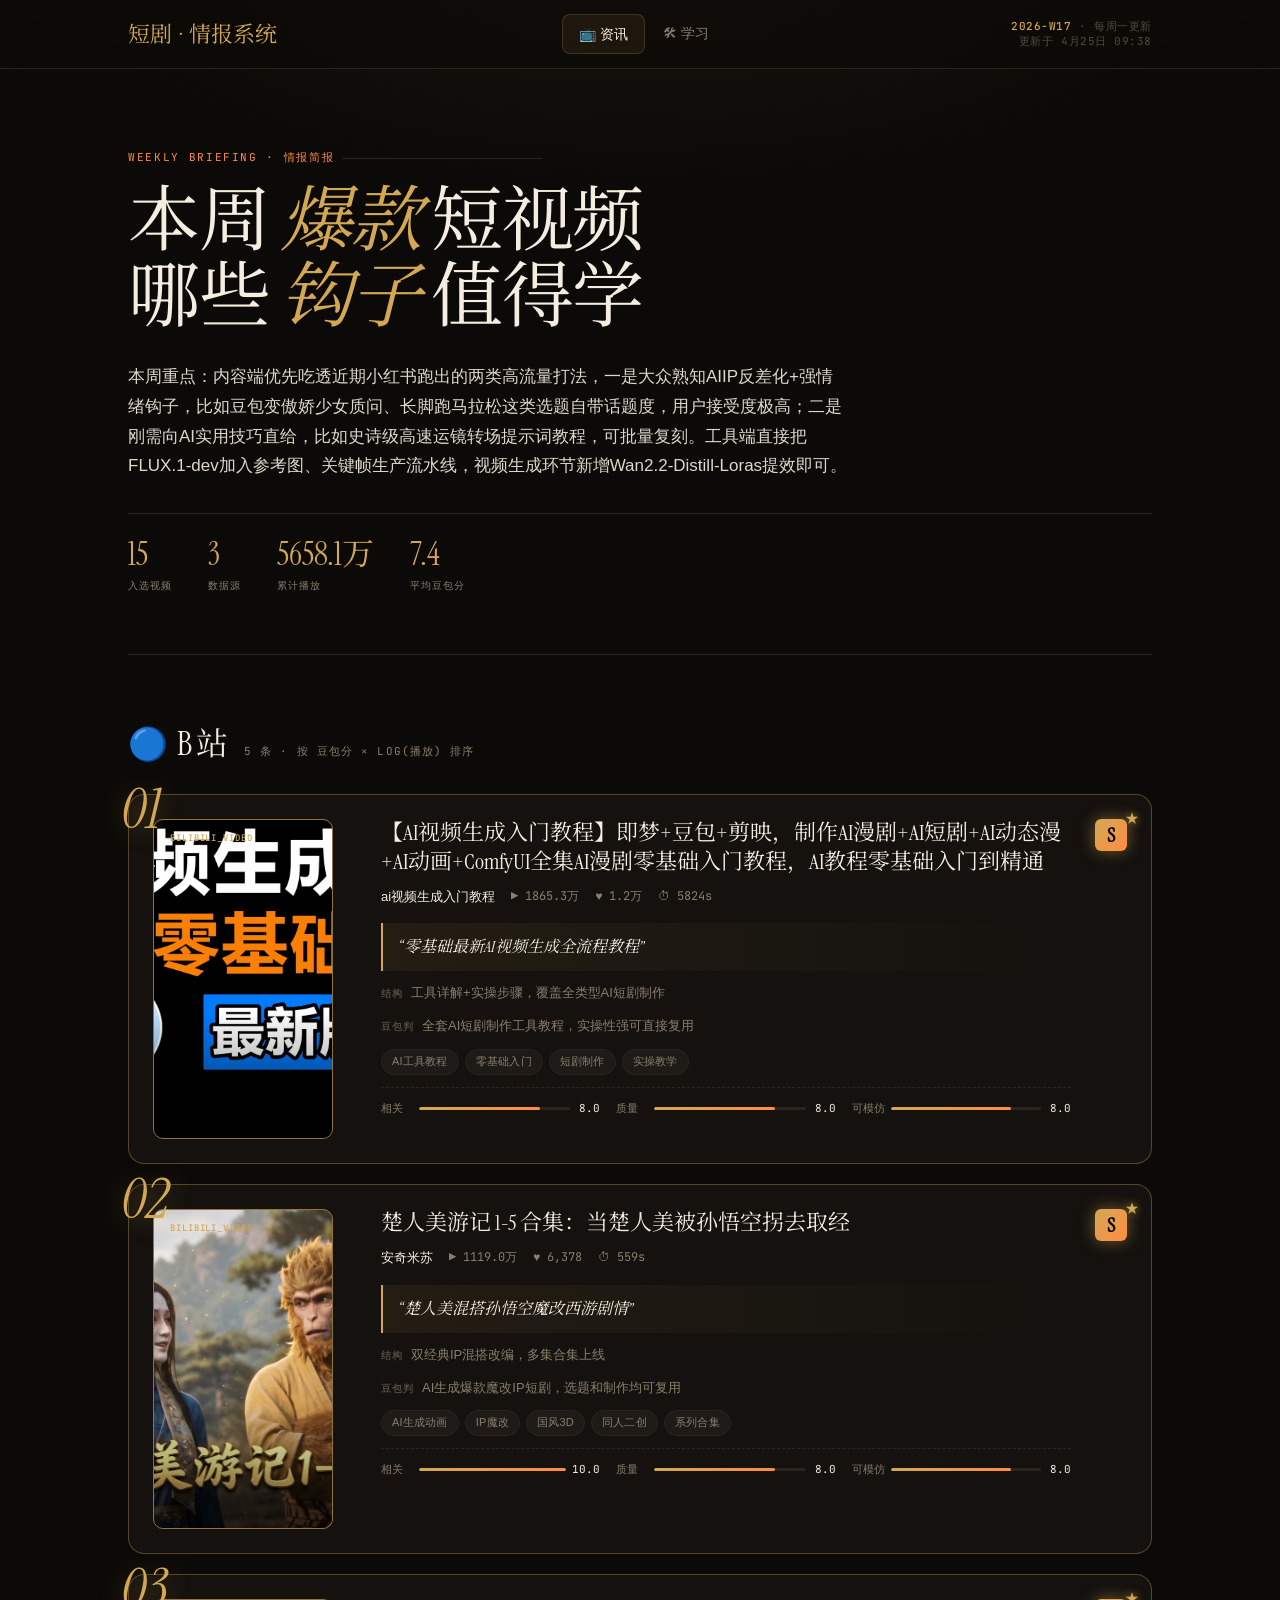
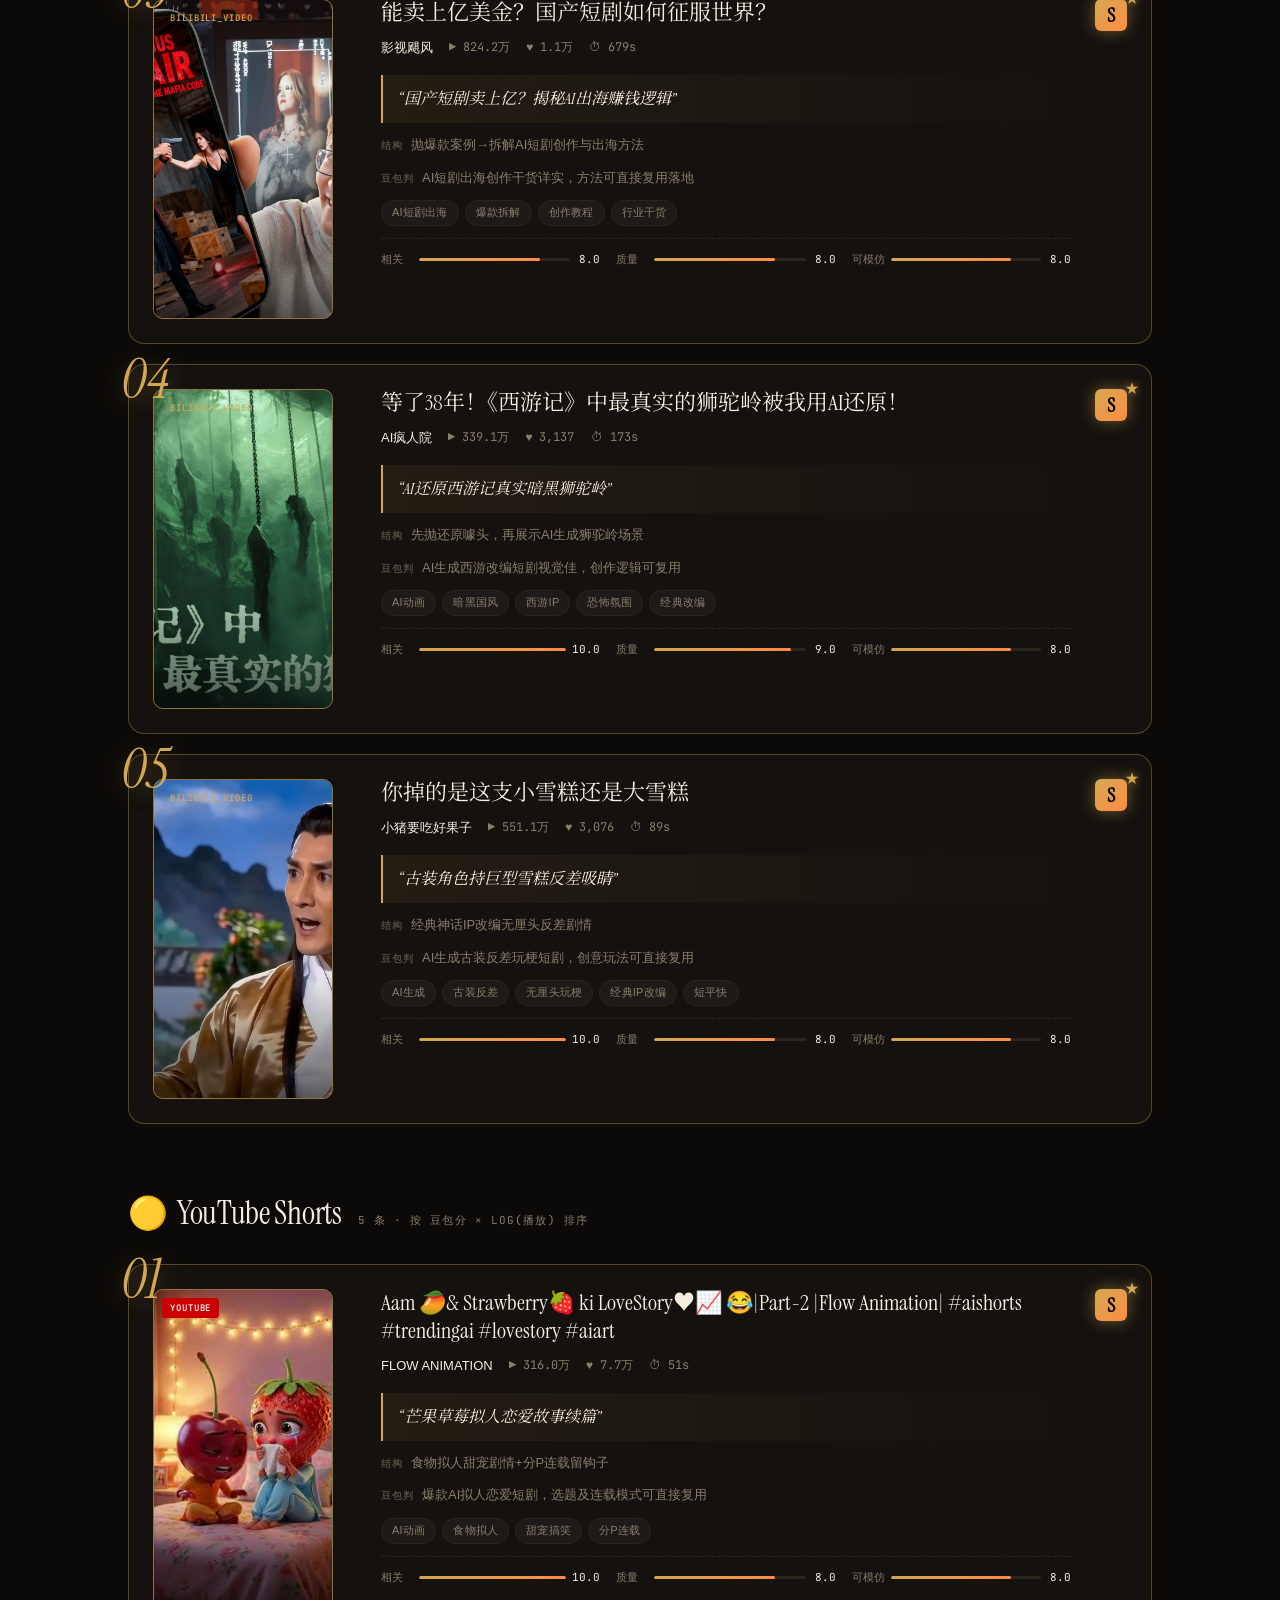
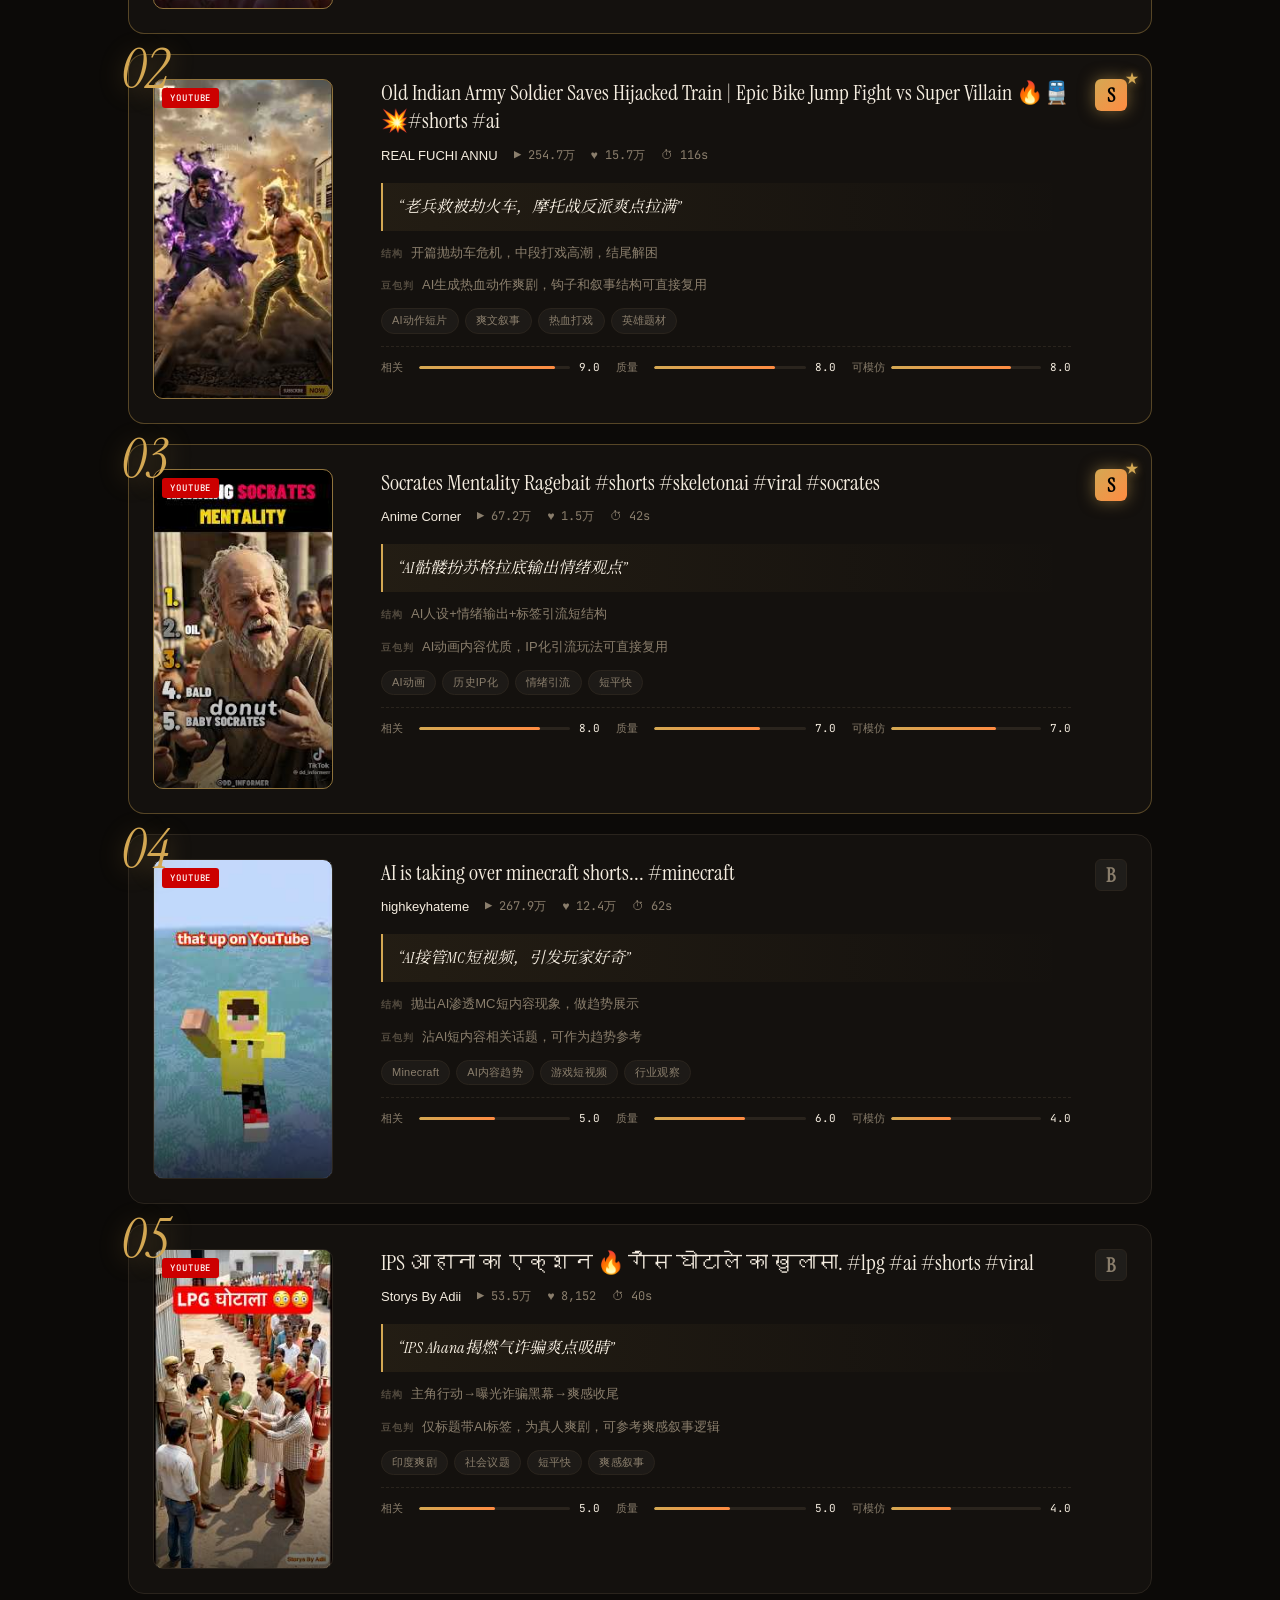
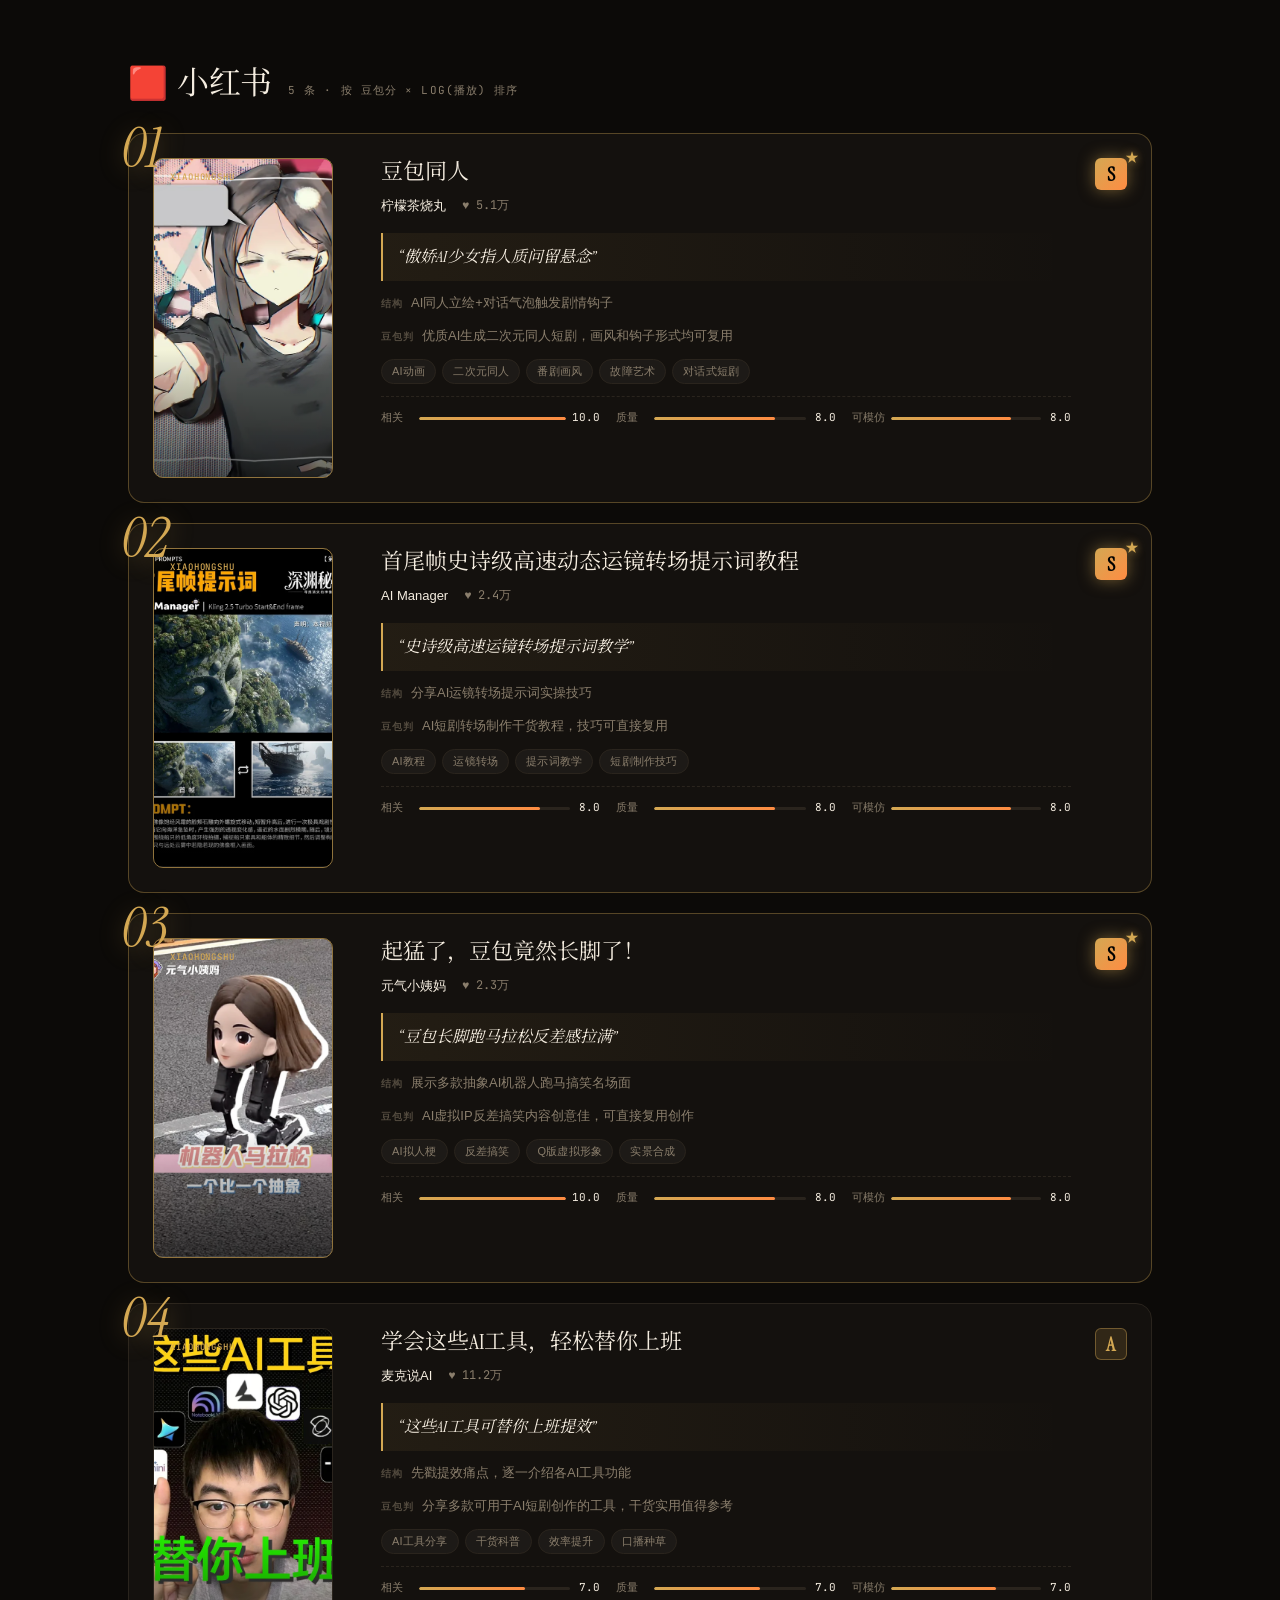
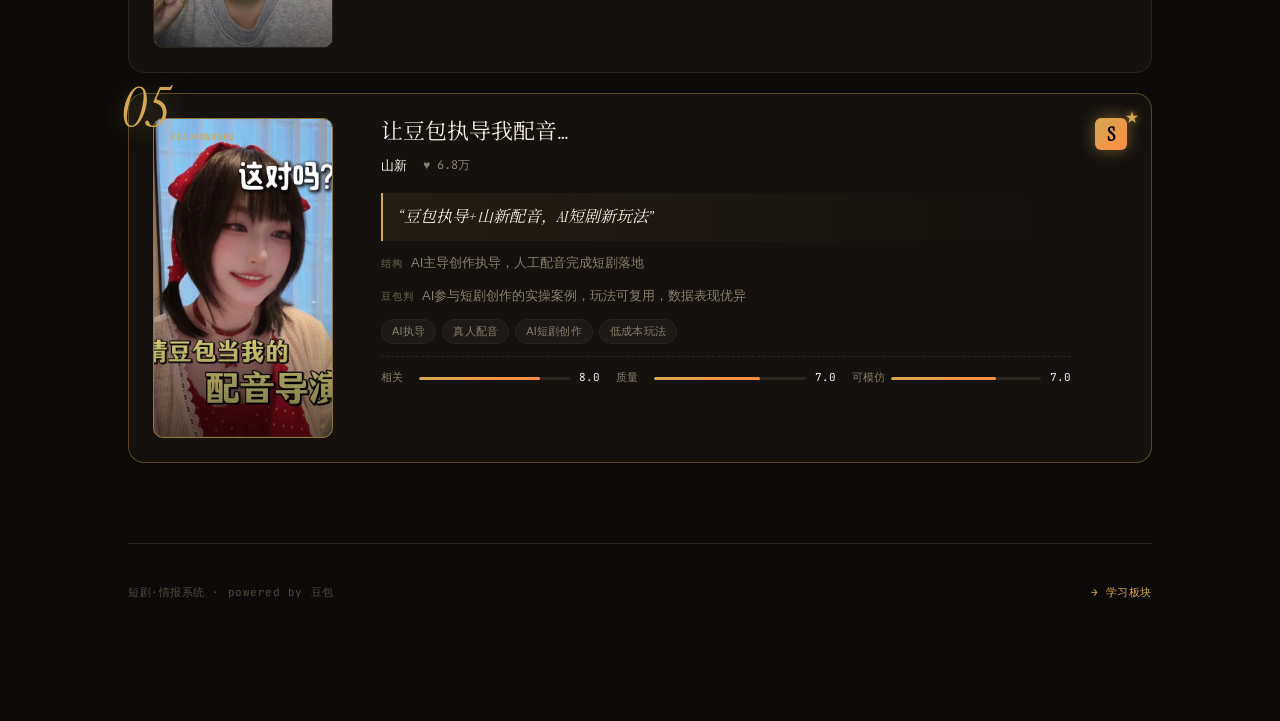
<file: index.html>
<!DOCTYPE html>
<html lang="zh-CN">
<head>
  <meta charset="UTF-8" />
  <meta name="viewport" content="width=device-width, initial-scale=1.0" />
  <meta name="referrer" content="no-referrer" />
  <title>资讯 · AI 短剧情报</title>
  <meta name="description" content="每周精选 AI 短视频爆款，豆包拆解钩子/节奏/风格" />
  <link rel="stylesheet" href="app.css" />
</head>
<body>
  <nav class="nav">
    <div class="nav-inner">
      <a href="index.html" class="brand">短剧<em>·</em>情报系统</a>
      <div class="nav-tabs">
        <a href="index.html" class="active">📺 资讯</a>
        <a href="tools.html">🛠 学习</a>
      </div>
      <div class="nav-meta">
        <div><b id="nav-week">——</b> · 每周一更新</div>
        <div id="nav-updated"></div>
      </div>
    </div>
  </nav>

  <main class="wrap">
    <section class="hero">
      <div class="hero-label">Weekly Briefing · 情报简报</div>
      <h1>本周 <em>爆款</em> 短视频<br />哪些 <em>钩子</em> 值得学</h1>
      <p class="hero-summary" id="summary">加载中…</p>
      <div class="hero-stats" id="hero-stats"></div>
    </section>

    <section id="platforms"><div class="loading">loading…</div></section>

    <footer class="footer">
      <div>短剧·情报系统 · powered by 豆包</div>
      <div><a href="tools.html">→ 学习板块</a></div>
    </footer>
  </main>

  <script src="app.js"></script>
  <script>
    function renderVideo(v, i) {
      const plat = esc(v.platform || "");
      const cover = v.cover_url
        ? `<a href="${esc(v.url)}" target="_blank" rel="noopener"><div class="cover" style="background-image:url('${esc(v.cover_url)}')"><span class="cover-badge ${plat}">${plat.replace("_shorts","")}</span></div></a>`
        : `<div class="cover"><span class="cover-badge ${plat}">${plat.replace("_shorts","")}</span></div>`;
      const tags = (v.style_tags || []).map(t => `<span class="chip">${esc(t)}</span>`).join("");
      const verdict = (v.verdict || "B").toUpperCase();
      const rel = Number(v.relevance || 0);
      const qual = Number(v.quality || 0);
      const act = Number(v.actionable || 0);
      const dims = `
        <div class="dims">
          <div class="dim"><div class="dim-l">相关</div><div class="dim-bar"><span style="width:${rel*10}%"></span></div><div class="dim-v">${rel.toFixed(1)}</div></div>
          <div class="dim"><div class="dim-l">质量</div><div class="dim-bar"><span style="width:${qual*10}%"></span></div><div class="dim-v">${qual.toFixed(1)}</div></div>
          <div class="dim"><div class="dim-l">可模仿</div><div class="dim-bar"><span style="width:${act*10}%"></span></div><div class="dim-v">${act.toFixed(1)}</div></div>
        </div>`;
      return `<article class="vcard reveal verdict-${verdict}">
        <div class="num">${String(i+1).padStart(2, "0")}</div>
        ${cover}
        <div class="vcard-body">
          <h3 class="vcard-title"><a href="${esc(v.url)}" target="_blank" rel="noopener">${esc(v.title || "(无标题)")}</a></h3>
          <div class="vcard-meta">
            <span class="author">${esc(v.author || "?")}</span>
            ${(v.plays || 0) > 0 ? `<span class="num-mono">▶ ${fmtNumber(v.plays)}</span>` : ""}
            ${(v.likes || 0) > 0 ? `<span class="num-mono">♥ ${fmtNumber(v.likes)}</span>` : ""}
            ${v.duration_sec ? `<span class="num-mono">⏱ ${v.duration_sec}s</span>` : ""}
          </div>
          ${v.hook ? `<div class="vcard-hook">&ldquo;${esc(v.hook)}&rdquo;</div>` : ""}
          ${v.structure ? `<div class="vcard-structure"><b>结构</b>${esc(v.structure)}</div>` : ""}
          ${v.reason ? `<div class="vcard-structure"><b>豆包判</b>${esc(v.reason)}</div>` : ""}
          ${tags ? `<div class="vcard-tags">${tags}</div>` : ""}
          ${dims}
        </div>
        <div class="verdict-badge verdict-${verdict}-badge">${verdict}</div>
      </article>`;
    }

    const PLATFORM_LABEL = {
      douyin: { name: "抖音", emoji: "🔴", order: 1 },
      bilibili_video: { name: "B 站", emoji: "🔵", order: 2 },
      youtube_shorts: { name: "YouTube Shorts", emoji: "🟡", order: 3 },
      tiktok: { name: "TikTok", emoji: "⚫", order: 4 },
      xiaohongshu: { name: "小红书", emoji: "🟥", order: 5 },
      kuaishou: { name: "快手", emoji: "🟠", order: 6 },
    };

    function groupByPlatform(videos) {
      const buckets = {};
      for (const v of videos) {
        const p = v.platform || "other";
        if (!buckets[p]) buckets[p] = [];
        buckets[p].push(v);
      }
      return Object.entries(buckets)
        .map(([p, items]) => ({
          platform: p,
          meta: PLATFORM_LABEL[p] || { name: p, emoji: "📺", order: 99 },
          items: items.slice().sort((a, b) => {
            const sa = (a.score || 0) * Math.log10(Math.max(10, a.plays || 10));
            const sb = (b.score || 0) * Math.log10(Math.max(10, b.plays || 10));
            return sb - sa;
          }),
        }))
        .sort((a, b) => a.meta.order - b.meta.order);
    }

    async function init() {
      try {
        const d = await loadData();
        setupNav(d.week, `更新于 ${fmtDate(d.generated_at)}`);
        const videos = d.videos || [];
        document.getElementById("summary").textContent = d.summary || "本周数据待生成。";

        const totalPlays = videos.reduce((s, v) => s + (v.plays || 0), 0);
        const avgScore = videos.length ? (videos.reduce((s, v) => s + (v.score || 0), 0) / videos.length) : 0;
        const platformCount = new Set(videos.map(v => v.platform)).size;
        document.getElementById("hero-stats").innerHTML = `
          <div class="hero-stat"><div class="hero-stat-n">${videos.length}</div><div class="hero-stat-l">入选视频</div></div>
          <div class="hero-stat"><div class="hero-stat-n">${platformCount}</div><div class="hero-stat-l">数据源</div></div>
          <div class="hero-stat"><div class="hero-stat-n">${fmtNumber(totalPlays)}</div><div class="hero-stat-l">累计播放</div></div>
          <div class="hero-stat"><div class="hero-stat-n">${avgScore.toFixed(1)}</div><div class="hero-stat-l">平均豆包分</div></div>
        `;

        const groups = groupByPlatform(videos);
        const html = groups.length
          ? groups.map(g => `
            <div class="stage-group">
              <div class="section-head">
                <h2>${g.meta.emoji}&nbsp; ${esc(g.meta.name)}</h2>
                <span class="tag">${g.items.length} 条 · 按 豆包分 × log(播放) 排序</span>
              </div>
              <div class="vlist">${g.items.map((v, i) => renderVideo(v, i)).join("")}</div>
            </div>`).join("")
          : `<div class="empty">本周尚无视频数据</div>`;
        document.getElementById("platforms").innerHTML = html;
        observeReveal();
      } catch (e) {
        document.getElementById("summary").innerHTML =
          `<span class="error">数据加载失败：${esc(e.message)}。首次数据将在周一 08:00 生成。</span>`;
        document.getElementById("platforms").innerHTML = "";
      }
    }
    init();
  </script>
</body>
</html>
</file>
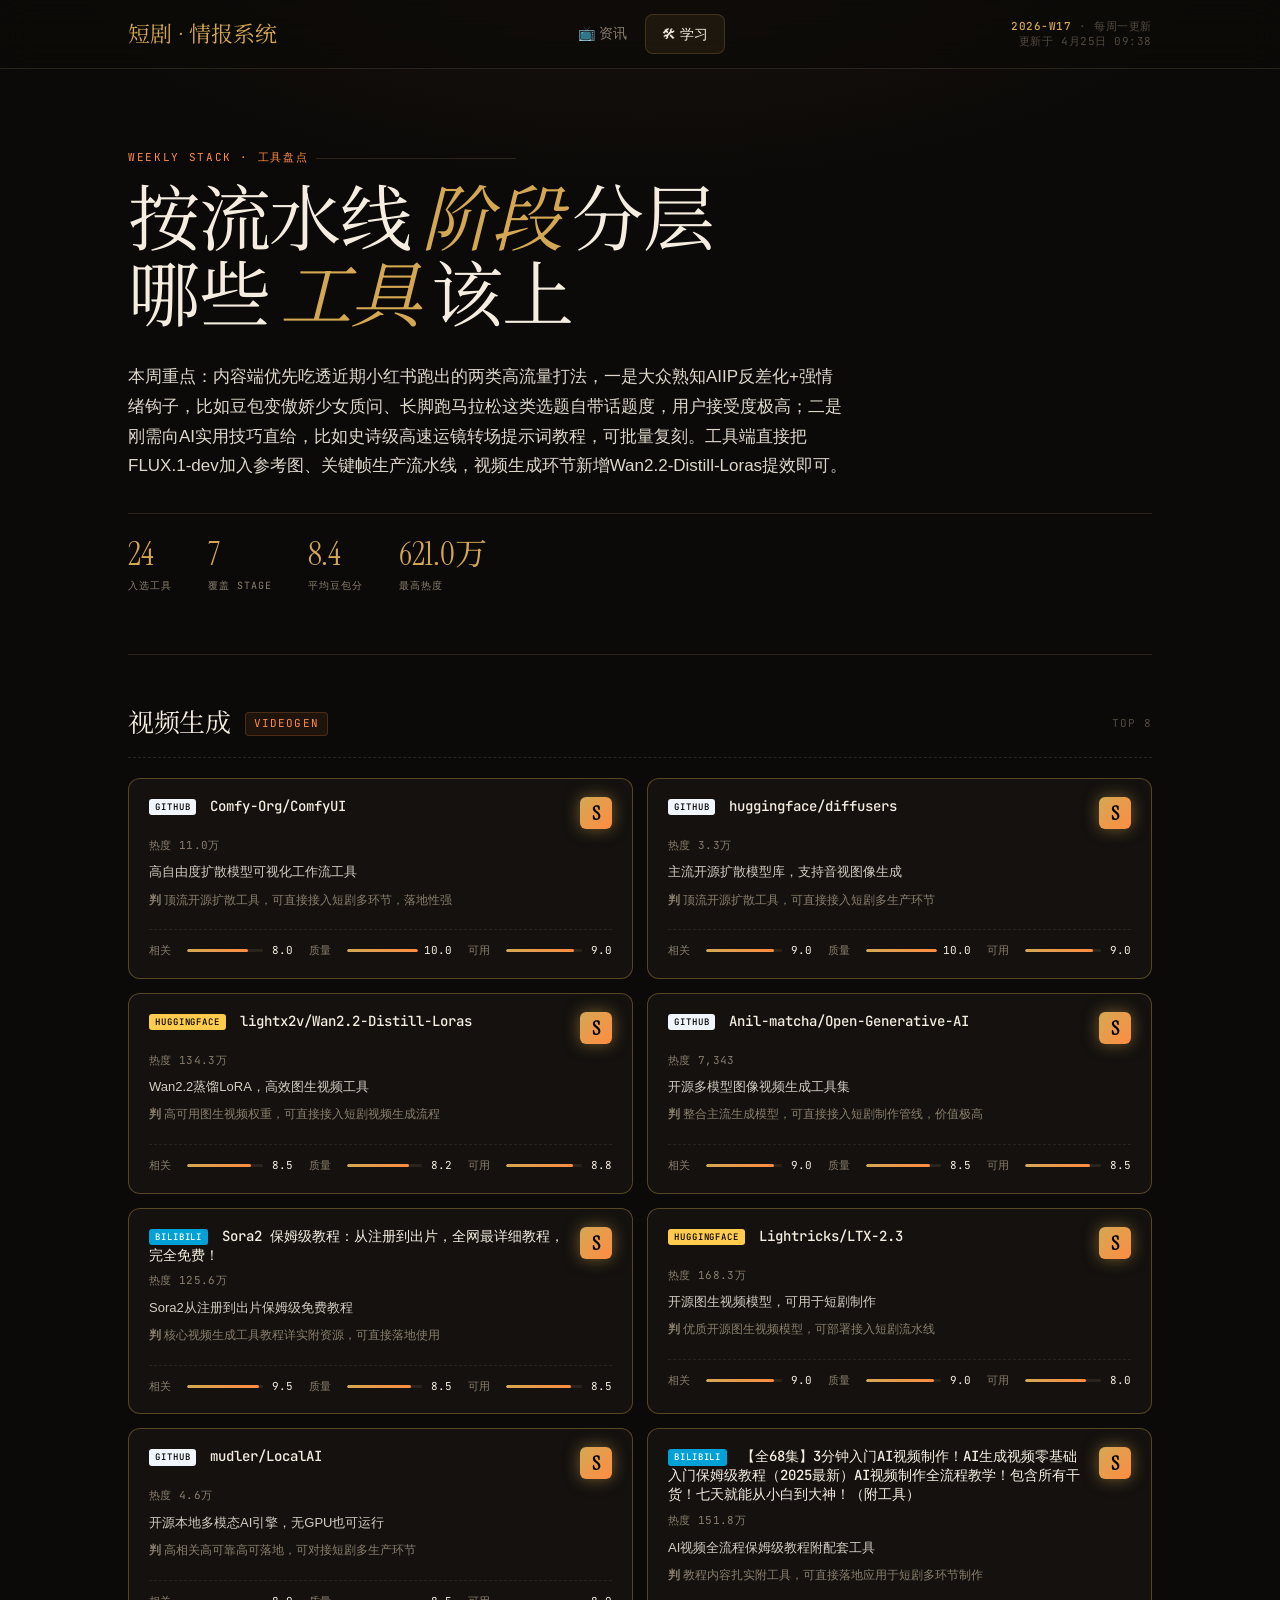
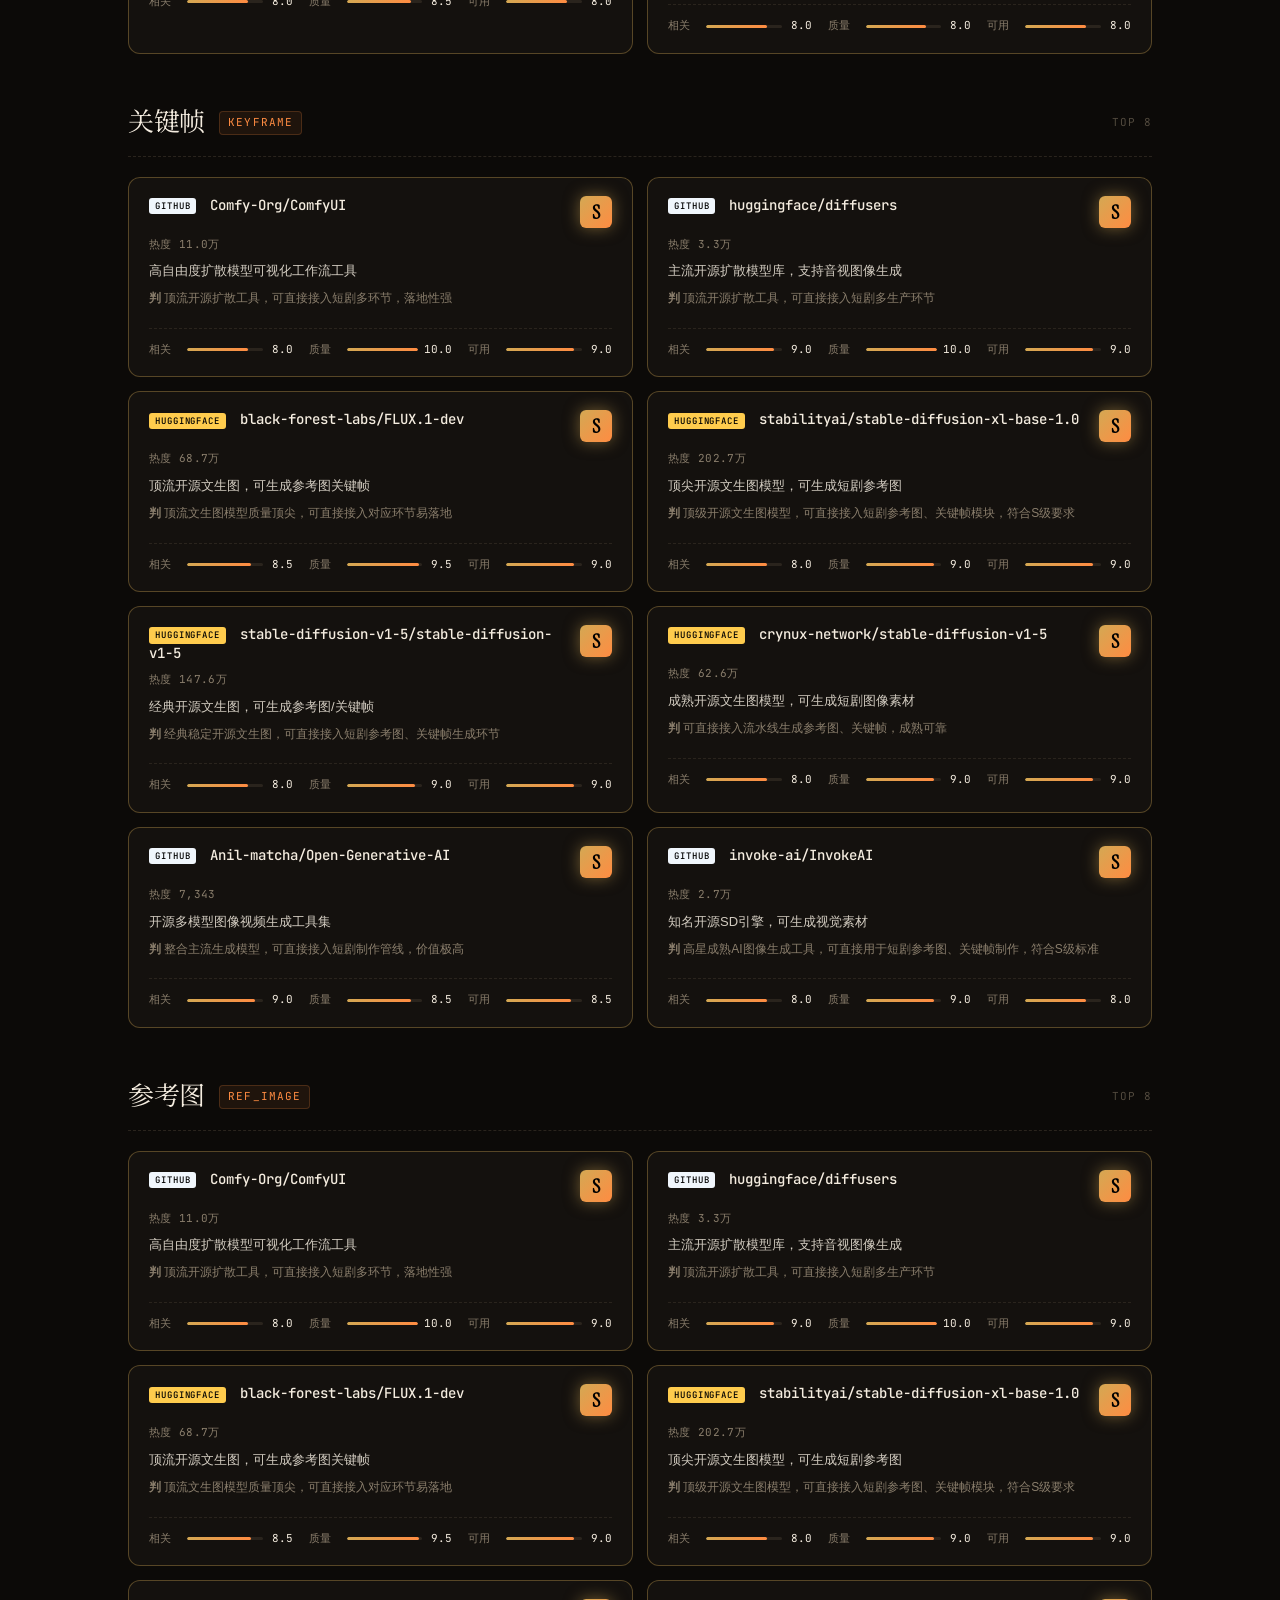
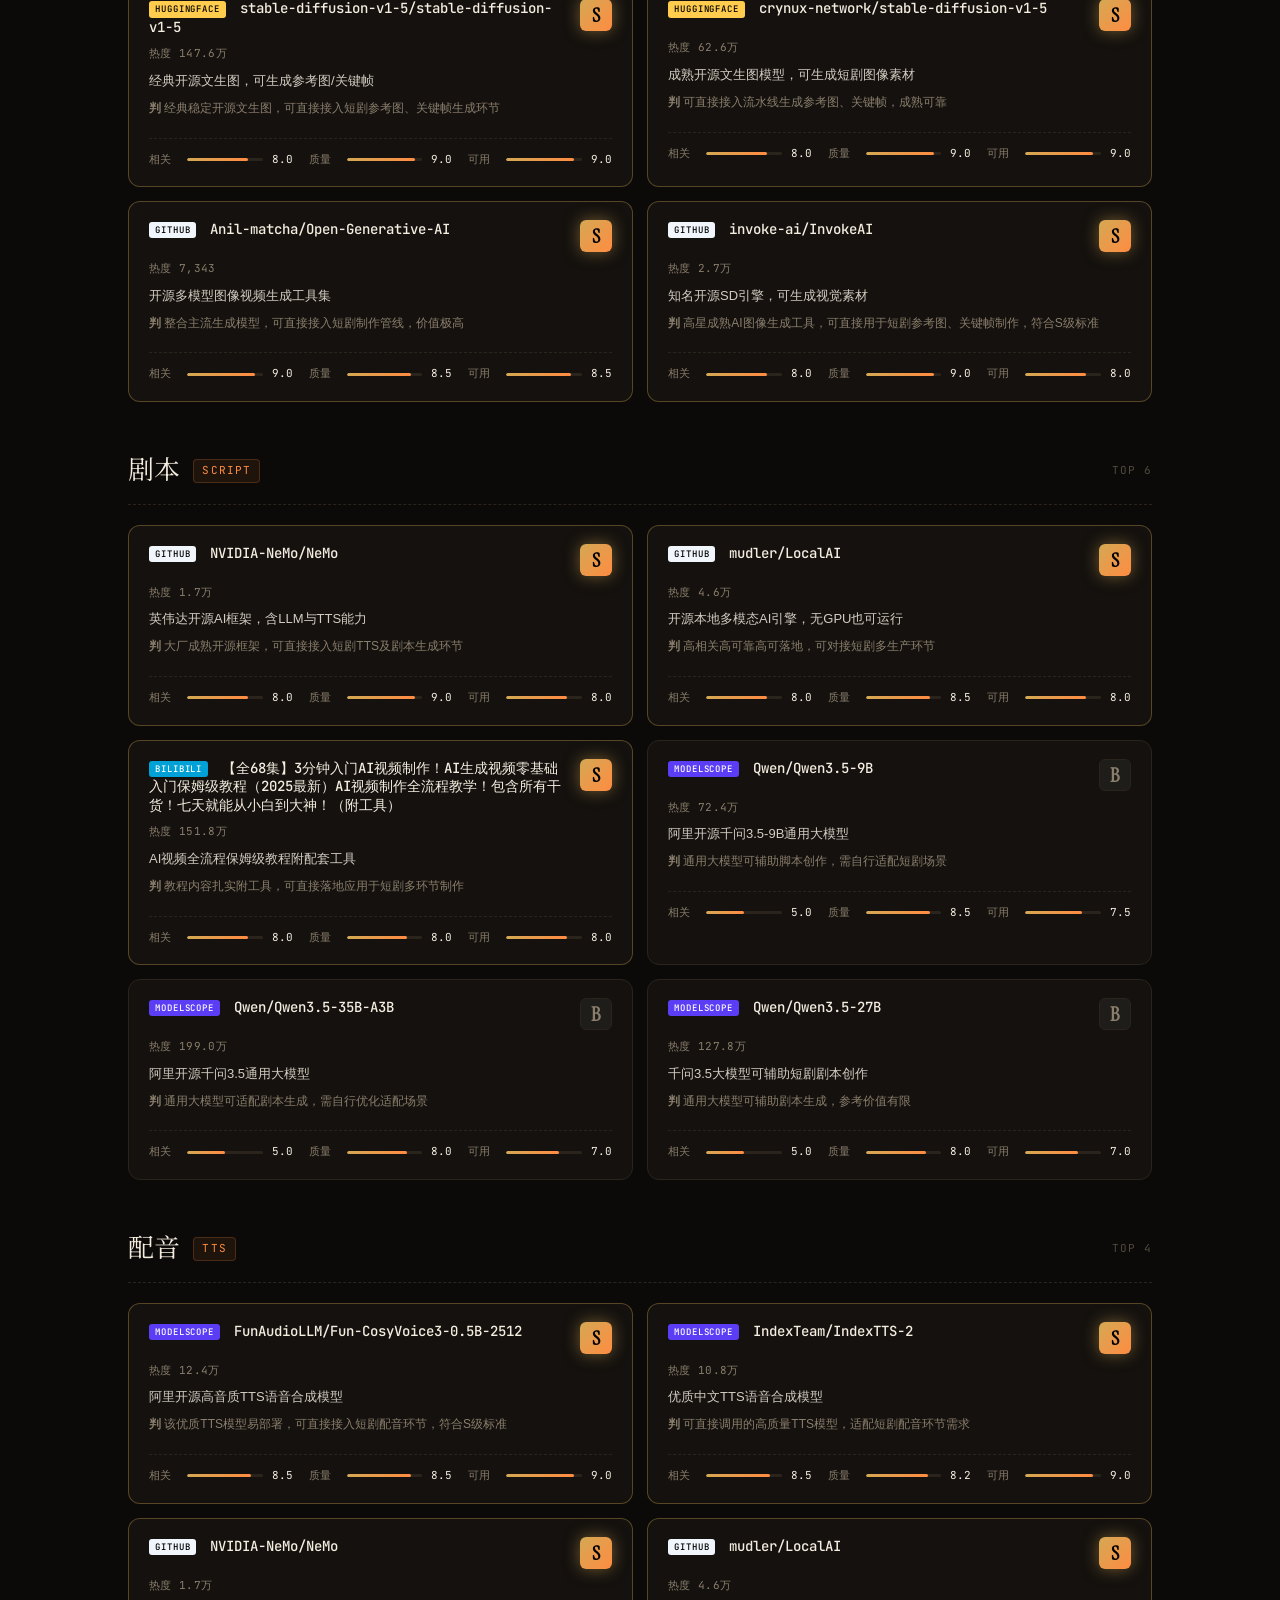
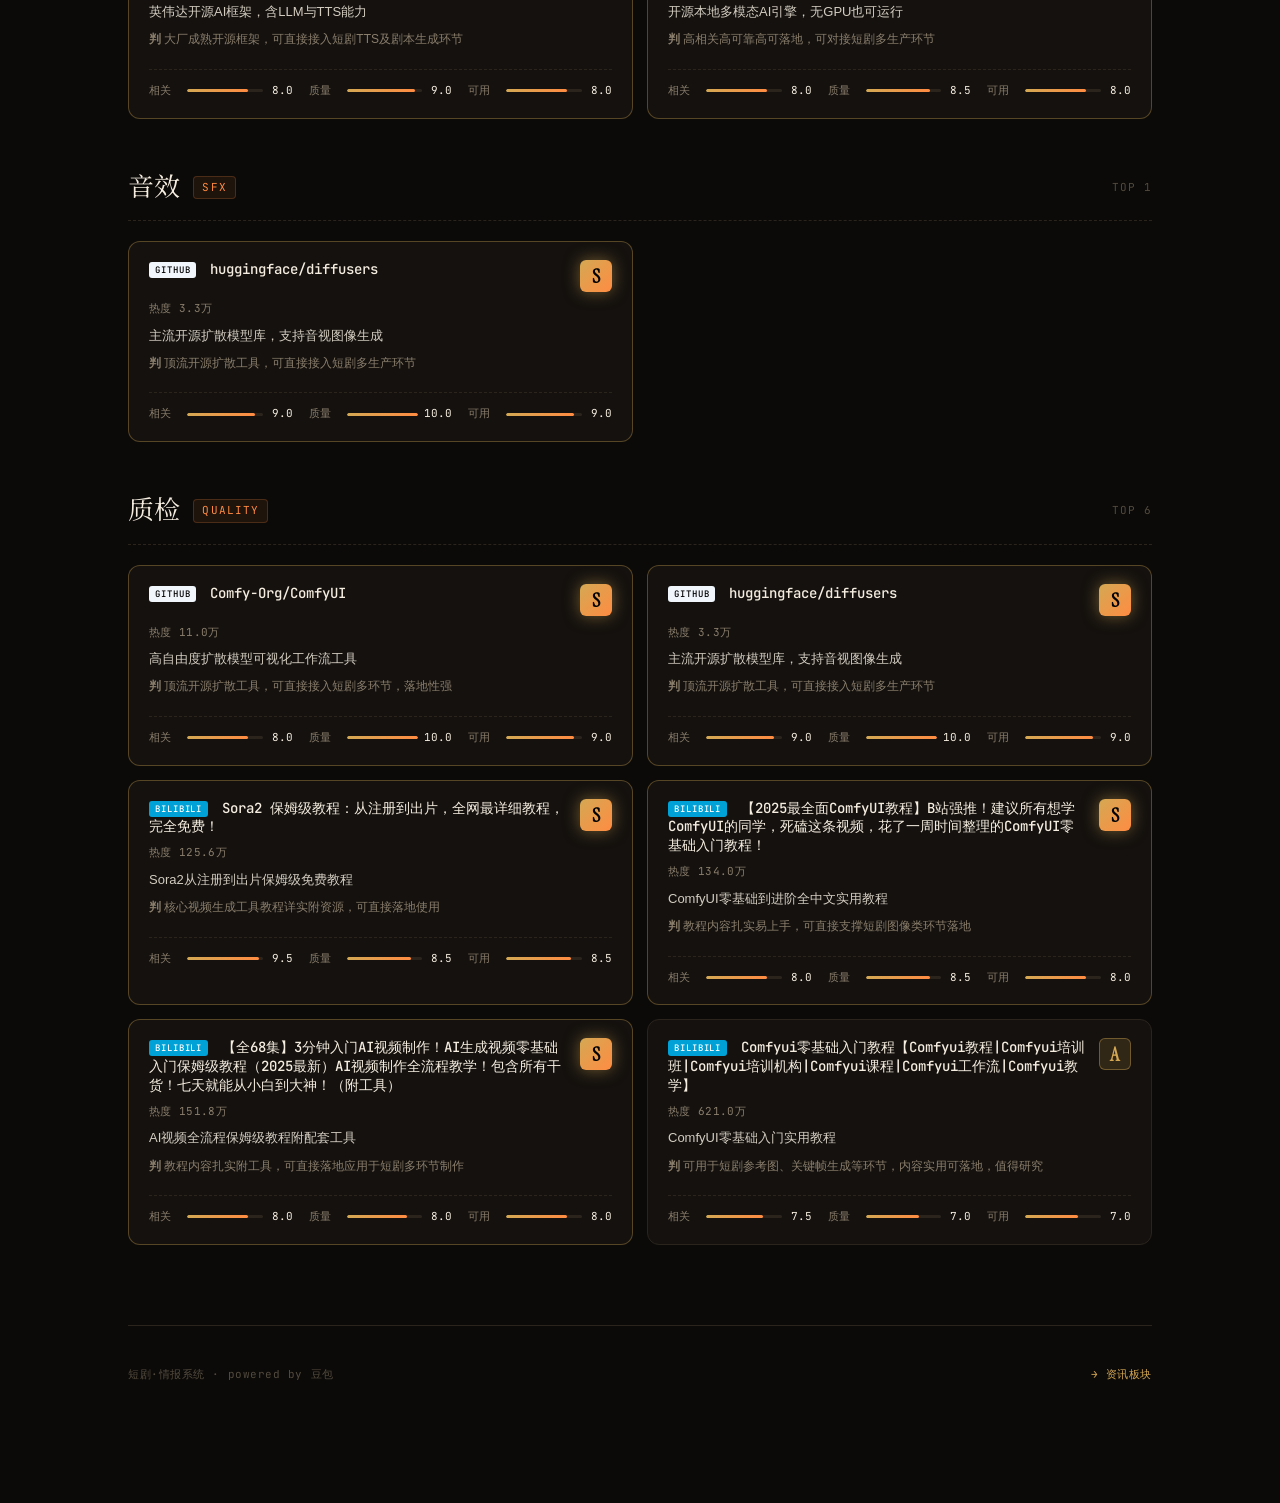
<file: tools.html>
<!DOCTYPE html>
<html lang="zh-CN">
<head>
  <meta charset="UTF-8" />
  <meta name="viewport" content="width=device-width, initial-scale=1.0" />
  <meta name="referrer" content="no-referrer" />
  <title>学习 · AI 工具资源库</title>
  <meta name="description" content="按流水线 stage 分组的 AI 工具 / 模型 / 教程" />
  <link rel="stylesheet" href="app.css" />
</head>
<body>
  <nav class="nav">
    <div class="nav-inner">
      <a href="index.html" class="brand">短剧<em>·</em>情报系统</a>
      <div class="nav-tabs">
        <a href="index.html">📺 资讯</a>
        <a href="tools.html" class="active">🛠 学习</a>
      </div>
      <div class="nav-meta">
        <div><b id="nav-week">——</b> · 每周一更新</div>
        <div id="nav-updated"></div>
      </div>
    </div>
  </nav>

  <main class="wrap">
    <section class="hero">
      <div class="hero-label">Weekly Stack · 工具盘点</div>
      <h1>按流水线 <em>阶段</em> 分层<br />哪些 <em>工具</em> 该上</h1>
      <p class="hero-summary" id="summary">加载中…</p>
      <div class="hero-stats" id="hero-stats"></div>
    </section>

    <section id="stages"><div class="loading">loading…</div></section>

    <section id="misc-section" style="display:none;">
      <div class="section-head">
        <h2>未分类</h2>
        <span class="tag">No stage matched</span>
      </div>
      <div id="misc" class="tlist"></div>
    </section>

    <footer class="footer">
      <div>短剧·情报系统 · powered by 豆包</div>
      <div><a href="index.html">→ 资讯板块</a></div>
    </footer>
  </main>

  <script src="app.js"></script>
  <script>
    function renderTool(t) {
      const src = esc(t.source || "");
      const verdict = (t.verdict || "B").toUpperCase();
      const rel = Number(t.relevance || 0);
      const qual = Number(t.quality || 0);
      const act = Number(t.actionable || 0);
      const dims = `
        <div class="dims">
          <div class="dim"><div class="dim-l">相关</div><div class="dim-bar"><span style="width:${rel*10}%"></span></div><div class="dim-v">${rel.toFixed(1)}</div></div>
          <div class="dim"><div class="dim-l">质量</div><div class="dim-bar"><span style="width:${qual*10}%"></span></div><div class="dim-v">${qual.toFixed(1)}</div></div>
          <div class="dim"><div class="dim-l">可用</div><div class="dim-bar"><span style="width:${act*10}%"></span></div><div class="dim-v">${act.toFixed(1)}</div></div>
        </div>`;
      return `<article class="tcard reveal verdict-${verdict}">
        <div class="tcard-head">
          <div class="tcard-title">
            <span class="tcard-source ${src}">${src === "youtube_shorts" ? "youtube" : src}</span>
            <a href="${esc(t.url)}" target="_blank" rel="noopener">${esc(t.name || "?")}</a>
          </div>
          <div class="verdict-badge verdict-${verdict}-badge">${verdict}</div>
        </div>
        <div class="tcard-meta">热度 ${fmtNumber(t.metric)}</div>
        ${t.summary ? `<div class="tcard-summary">${esc(t.summary)}</div>` : ""}
        ${t.reason ? `<div class="tcard-summary" style="color:var(--muted);font-size:12px;"><b>判</b> ${esc(t.reason)}</div>` : ""}
        ${dims}
      </article>`;
    }

    function groupByStage(tools) {
      const buckets = {};
      const misc = [];
      for (const t of tools) {
        const stages = t.stage_tags || [];
        if (!stages.length) { misc.push(t); continue; }
        // a tool may appear under multiple stages
        for (const s of stages) {
          if (!buckets[s]) buckets[s] = [];
          buckets[s].push(t);
        }
      }
      // 按 STAGE_ORDER 排序，每个 stage 内部按分数降序
      const ordered = STAGE_ORDER
        .filter(s => buckets[s]?.length)
        .map(s => ({
          stage: s,
          items: buckets[s]
            .slice()
            .sort((a, b) => (b.score || 0) - (a.score || 0))
            .slice(0, 8),
        }));
      return { ordered, misc };
    }

    async function init() {
      try {
        const d = await loadData();
        setupNav(d.week, `更新于 ${fmtDate(d.generated_at)}`);
        const tools = d.tools || [];
        document.getElementById("summary").textContent = d.summary || "本周数据待生成。";

        const avgScore = tools.length ? (tools.reduce((s, t) => s + (t.score || 0), 0) / tools.length) : 0;
        const topHit = tools.length ? Math.max(...tools.map(t => t.metric || 0)) : 0;
        const stageCount = new Set(tools.flatMap(t => t.stage_tags || [])).size;
        document.getElementById("hero-stats").innerHTML = `
          <div class="hero-stat"><div class="hero-stat-n">${tools.length}</div><div class="hero-stat-l">入选工具</div></div>
          <div class="hero-stat"><div class="hero-stat-n">${stageCount}</div><div class="hero-stat-l">覆盖 Stage</div></div>
          <div class="hero-stat"><div class="hero-stat-n">${avgScore.toFixed(1)}</div><div class="hero-stat-l">平均豆包分</div></div>
          <div class="hero-stat"><div class="hero-stat-n">${fmtNumber(topHit)}</div><div class="hero-stat-l">最高热度</div></div>
        `;

        const { ordered, misc } = groupByStage(tools);
        const stagesHtml = ordered.map(g => `
          <div class="stage-group">
            <div class="stage-head">
              <h3>${STAGE_LABEL[g.stage] || g.stage}</h3>
              <span class="stage-tag">${g.stage}</span>
              <span class="count">TOP ${g.items.length}</span>
            </div>
            <div class="tlist">${g.items.map(renderTool).join("")}</div>
          </div>
        `).join("");
        document.getElementById("stages").innerHTML = stagesHtml || "<div class='empty'>暂无分类数据</div>";

        if (misc.length) {
          const miscSection = document.getElementById("misc-section");
          miscSection.style.display = "";
          document.getElementById("misc").innerHTML = misc
            .sort((a, b) => (b.score || 0) - (a.score || 0))
            .slice(0, 12)
            .map(renderTool).join("");
        }

        observeReveal();
      } catch (e) {
        document.getElementById("summary").innerHTML =
          `<span class="error">数据加载失败：${esc(e.message)}。首次数据将在周一 08:00 生成。</span>`;
        document.getElementById("stages").innerHTML = "";
      }
    }
    init();
  </script>
</body>
</html>
</file>
<file: app.css>
/* crawler-hub · Editorial × Cinematic */

@import url('https://api.fontshare.com/v2/css?f[]=satoshi@400,500,700&display=swap');
@import url('https://fonts.googleapis.com/css2?family=Instrument+Serif:ital@0;1&family=JetBrains+Mono:wght@400;500&display=swap');
@import url('https://fonts.googleapis.com/css2?family=Noto+Serif+SC:wght@400;600;700&display=swap');

* { margin: 0; padding: 0; box-sizing: border-box; }

:root {
  --bg: #0c0a08;
  --bg-grad: radial-gradient(ellipse 80% 50% at 50% -10%, #1a1410 0%, #0c0a08 60%);
  --panel: #14110e;
  --panel-hover: #1a1612;
  --border: #2a241d;
  --border-bright: #3d3428;
  --text: #f5ede0;
  --muted: #8a7e6c;
  --dim: #524a3e;

  --gold: #d4a853;
  --gold-warm: #e8b866;
  --orange: #ff8c42;
  --red: #ff5a5a;

  --serif: "Instrument Serif", "Noto Serif SC", "Songti SC", "STSong", serif;
  --sans: "Satoshi", -apple-system, BlinkMacSystemFont, "PingFang SC", "Microsoft YaHei", sans-serif;
  --mono: "JetBrains Mono", ui-monospace, monospace;
}

html, body {
  background: var(--bg);
  color: var(--text);
  font-family: var(--sans);
  font-size: 15px;
  line-height: 1.6;
  -webkit-font-smoothing: antialiased;
  min-height: 100vh;
}

body {
  background: var(--bg-grad);
  background-attachment: fixed;
}

a { color: var(--gold); text-decoration: none; transition: color 0.15s; }
a:hover { color: var(--gold-warm); }

/* ============== NAV ============== */

.nav {
  position: sticky; top: 0; z-index: 100;
  background: rgba(12, 10, 8, 0.7);
  backdrop-filter: blur(16px) saturate(1.3);
  -webkit-backdrop-filter: blur(16px) saturate(1.3);
  border-bottom: 1px solid var(--border);
}
.nav-inner {
  max-width: 1080px; margin: 0 auto;
  padding: 14px 28px;
  display: flex; align-items: center; justify-content: space-between;
  gap: 20px;
}
.brand {
  font-family: var(--serif); font-size: 22px; letter-spacing: -0.01em;
  display: flex; align-items: center; gap: 8px;
}
.brand .dot {
  width: 8px; height: 8px; border-radius: 50%;
  background: var(--orange);
  box-shadow: 0 0 14px rgba(255,140,66,0.6);
}
.brand em { font-style: italic; color: var(--gold); }

.nav-tabs { display: flex; gap: 2px; }
.nav-tabs a {
  padding: 8px 16px; font-size: 14px; font-weight: 500;
  color: var(--muted); border-radius: 8px;
  transition: all 0.2s;
}
.nav-tabs a:hover { color: var(--text); background: rgba(255,255,255,0.03); }
.nav-tabs a.active {
  color: var(--text); background: rgba(212,168,83,0.08);
  border: 1px solid rgba(212,168,83,0.2);
}

.nav-meta {
  font-family: var(--mono); font-size: 11px; color: var(--dim);
  letter-spacing: 0.05em; text-transform: uppercase;
  text-align: right; line-height: 1.4;
}
.nav-meta b { color: var(--gold); font-weight: 500; }

/* ============== LAYOUT ============== */

.wrap { max-width: 1080px; margin: 0 auto; padding: 0 28px 100px; }

/* ============== HERO ============== */

.hero {
  padding: 80px 0 60px;
  border-bottom: 1px solid var(--border);
  margin-bottom: 48px;
}
.hero-label {
  font-family: var(--mono); font-size: 11px; letter-spacing: 0.15em;
  color: var(--orange); text-transform: uppercase;
  margin-bottom: 16px;
  display: flex; align-items: center; gap: 8px;
}
.hero-label::after {
  content: ""; flex: 1; height: 1px; background: var(--border); max-width: 200px;
}
.hero h1 {
  font-family: var(--serif); font-weight: 400;
  font-size: clamp(40px, 7vw, 72px); line-height: 1.05;
  letter-spacing: -0.02em;
  margin-bottom: 28px;
}
.hero h1 em {
  font-style: italic; color: var(--gold);
  font-feature-settings: "ss01";
}
.hero-summary {
  font-size: 17px; line-height: 1.75;
  max-width: 720px; color: rgba(245,237,224,0.9);
  font-weight: 400;
}
.hero-stats {
  display: flex; gap: 36px; margin-top: 32px;
  padding-top: 24px; border-top: 1px solid var(--border);
}
.hero-stat { display: flex; flex-direction: column; gap: 2px; }
.hero-stat-n {
  font-family: var(--serif); font-size: 32px; color: var(--gold);
  line-height: 1;
}
.hero-stat-l {
  font-family: var(--mono); font-size: 10px; letter-spacing: 0.1em;
  text-transform: uppercase; color: var(--muted);
  margin-top: 6px;
}

/* ============== SECTION HEADERS ============== */

.section-head {
  display: flex; align-items: baseline; gap: 16px;
  margin: 64px 0 24px;
}
.section-head h2 {
  font-family: var(--serif); font-weight: 400;
  font-size: 32px; letter-spacing: -0.01em;
}
.section-head .tag {
  font-family: var(--mono); font-size: 11px; color: var(--muted);
  letter-spacing: 0.1em; text-transform: uppercase;
}

/* ============== VIDEO CARDS ============== */

.vlist { display: flex; flex-direction: column; gap: 20px; }

.vcard {
  position: relative;
  background: var(--panel);
  border: 1px solid var(--border);
  border-radius: 16px; padding: 24px;
  display: grid; grid-template-columns: 180px 1fr auto; gap: 24px;
  transition: all 0.25s cubic-bezier(0.4, 0, 0.2, 1);
}
.vcard:hover {
  background: var(--panel-hover);
  border-color: var(--border-bright);
  transform: translateY(-2px);
  box-shadow: 0 20px 40px rgba(0,0,0,0.3);
}
.vcard .num {
  position: absolute; top: -14px; left: -8px;
  font-family: var(--serif); font-style: italic;
  font-size: 56px; color: var(--gold);
  line-height: 1;
  text-shadow: 0 4px 24px rgba(212,168,83,0.4);
  z-index: 2; pointer-events: none;
}
.cover {
  aspect-ratio: 9/16; background: #000; border-radius: 10px;
  background-size: cover; background-position: center;
  position: relative; overflow: hidden;
  border: 1px solid var(--border);
}
.cover::after {
  content: ""; position: absolute; inset: 0;
  background: linear-gradient(180deg, transparent 60%, rgba(0,0,0,0.6) 100%);
}
.cover-badge {
  position: absolute; top: 8px; left: 8px;
  font-family: var(--mono); font-size: 9px; font-weight: 500;
  padding: 3px 8px; border-radius: 3px;
  letter-spacing: 0.1em; text-transform: uppercase;
  z-index: 2;
}
.cover-badge.douyin { background: #ff1744; color: #fff; }
.cover-badge.youtube_shorts { background: #cc0000; color: #fff; }
.cover-badge.bilibili { background: #00a1d6; color: #fff; }

.vcard-body { min-width: 0; padding-left: 24px; }
.vcard-title {
  font-family: var(--serif); font-size: 22px;
  line-height: 1.3; font-weight: 400;
  margin-bottom: 10px;
}
.vcard-title a { color: var(--text); }
.vcard-title a:hover { color: var(--gold); }
.vcard-meta {
  display: flex; gap: 16px; flex-wrap: wrap;
  font-size: 13px; color: var(--muted);
  margin-bottom: 16px;
}
.vcard-meta .author { color: var(--text); font-weight: 500; }
.vcard-meta .num-mono { font-family: var(--mono); font-size: 12px; }

.vcard-hook {
  padding: 12px 16px; margin-bottom: 12px;
  background: linear-gradient(90deg, rgba(212,168,83,0.08) 0%, transparent 100%);
  border-left: 2px solid var(--gold);
  border-radius: 0 8px 8px 0;
  font-family: var(--serif); font-style: italic; font-size: 16px;
  line-height: 1.5; color: var(--text);
}
.vcard-structure {
  font-size: 13px; color: var(--muted); margin-bottom: 12px;
}
.vcard-structure b {
  font-family: var(--mono); font-size: 10px;
  letter-spacing: 0.1em; text-transform: uppercase;
  color: var(--dim); margin-right: 8px;
}
.vcard-tags { display: flex; flex-wrap: wrap; gap: 6px; }

.chip {
  display: inline-flex; align-items: center;
  padding: 3px 10px; border-radius: 100px;
  font-size: 11px; letter-spacing: 0.02em;
  background: rgba(255,255,255,0.04);
  border: 1px solid var(--border);
  color: var(--muted); white-space: nowrap;
}
.chip.gold {
  background: rgba(212,168,83,0.08);
  border-color: rgba(212,168,83,0.25);
  color: var(--gold);
}

.score-badge {
  display: flex; flex-direction: column; align-items: center; gap: 4px;
  min-width: 56px;
}
.score-n {
  font-family: var(--serif); font-size: 30px; font-weight: 400;
  background: linear-gradient(135deg, var(--gold) 0%, var(--orange) 100%);
  -webkit-background-clip: text; background-clip: text;
  -webkit-text-fill-color: transparent;
  line-height: 1; letter-spacing: -0.02em;
}
.score-l {
  font-family: var(--mono); font-size: 9px; letter-spacing: 0.1em;
  text-transform: uppercase; color: var(--dim);
}
.score-bar {
  width: 48px; height: 3px; background: var(--border);
  border-radius: 100px; overflow: hidden; margin-top: 4px;
}
.score-bar > span {
  display: block; height: 100%;
  background: linear-gradient(90deg, var(--gold), var(--orange));
  border-radius: 100px;
}

/* ============== TOOLS PAGE ============== */

.stage-group {
  margin-bottom: 48px;
}
.stage-head {
  display: flex; align-items: center; gap: 14px;
  margin-bottom: 20px; padding-bottom: 12px;
  border-bottom: 1px dashed var(--border);
}
.stage-head h3 {
  font-family: var(--serif); font-size: 26px; font-weight: 400;
  letter-spacing: -0.01em;
}
.stage-head .stage-tag {
  font-family: var(--mono); font-size: 11px; letter-spacing: 0.1em;
  text-transform: uppercase; color: var(--orange);
  padding: 2px 8px; background: rgba(255,140,66,0.08);
  border: 1px solid rgba(255,140,66,0.2); border-radius: 4px;
}
.stage-head .count {
  margin-left: auto;
  font-family: var(--mono); font-size: 11px; color: var(--dim);
  letter-spacing: 0.1em; text-transform: uppercase;
}

.tlist { display: grid; grid-template-columns: 1fr 1fr; gap: 14px; }
.tcard {
  background: var(--panel); border: 1px solid var(--border);
  border-radius: 12px; padding: 18px 20px;
  transition: all 0.2s;
  display: flex; flex-direction: column; gap: 8px;
}
.tcard:hover {
  background: var(--panel-hover);
  border-color: var(--border-bright);
}
.tcard-head {
  display: flex; align-items: flex-start; justify-content: space-between; gap: 12px;
}
.tcard-title {
  font-family: var(--mono); font-size: 14px; font-weight: 500;
  line-height: 1.35; flex: 1; min-width: 0;
  word-break: break-word;
}
.tcard-title a { color: var(--text); }
.tcard-title a:hover { color: var(--gold); }
.tcard-source {
  display: inline-block; font-family: var(--mono); font-size: 9px;
  letter-spacing: 0.1em; text-transform: uppercase;
  padding: 2px 6px; border-radius: 3px;
  margin-right: 6px; vertical-align: middle;
}
.tcard-source.huggingface { background: #ffcc4d; color: #000; }
.tcard-source.bilibili { background: #00a1d6; color: #fff; }
.tcard-source.modelscope { background: #5b3df5; color: #fff; }
.tcard-source.github { background: #f0f6fc; color: #000; }
.tcard-source.arxiv { background: #b31b1b; color: #fff; }
.tcard-source.news { background: #ff8c42; color: #000; }

/* ============== VERDICT ============== */

.verdict-badge {
  display: inline-flex; align-items: center; justify-content: center;
  min-width: 32px; height: 32px;
  border-radius: 6px;
  font-family: var(--serif); font-size: 20px; font-weight: 600;
  letter-spacing: 0.02em;
  margin-left: auto;
  align-self: flex-start;
}
.verdict-S-badge { background: linear-gradient(135deg, #d4a853, #ff8c42); color: #000; box-shadow: 0 0 16px rgba(212,168,83,0.5); }
.verdict-A-badge { background: rgba(212,168,83,0.15); color: #d4a853; border: 1px solid rgba(212,168,83,0.4); }
.verdict-B-badge { background: rgba(255,255,255,0.05); color: #8a7e6c; border: 1px solid var(--border); }

.verdict-S .cover { outline: 1px solid rgba(212,168,83,0.6); outline-offset: -1px; }
.verdict-S.vcard, .verdict-S.tcard { border-color: rgba(212,168,83,0.35); }
.verdict-S.vcard::before {
  content: "★"; position: absolute; top: 12px; right: 12px;
  font-size: 14px; color: var(--gold); z-index: 3;
  text-shadow: 0 0 10px rgba(212,168,83,0.8);
}

/* ============== DIMENSIONS BAR ============== */

.dims {
  display: flex; gap: 16px; margin-top: 12px; padding-top: 12px;
  border-top: 1px dashed var(--border);
  flex-wrap: wrap;
}
.dim {
  display: flex; align-items: center; gap: 6px;
  font-family: var(--mono); font-size: 11px;
  min-width: 130px; flex: 1;
}
.dim-l { color: var(--muted); min-width: 32px; }
.dim-bar {
  flex: 1; height: 3px;
  background: var(--border); border-radius: 100px;
  overflow: hidden;
}
.dim-bar > span {
  display: block; height: 100%;
  background: linear-gradient(90deg, var(--gold) 0%, var(--orange) 100%);
  border-radius: 100px;
}
.dim-v { color: var(--text); min-width: 24px; text-align: right; }

.tcard-score {
  font-family: var(--serif); font-size: 20px;
  background: linear-gradient(135deg, var(--gold), var(--orange));
  -webkit-background-clip: text; background-clip: text;
  -webkit-text-fill-color: transparent;
  line-height: 1; white-space: nowrap;
}
.tcard-meta {
  font-family: var(--mono); font-size: 11px; color: var(--muted);
  letter-spacing: 0.03em;
}
.tcard-summary {
  font-size: 13px; color: rgba(245,237,224,0.85); line-height: 1.55;
}

/* ============== REVEAL ANIMATION ============== */

.reveal {
  opacity: 0; transform: translateY(12px);
  transition: opacity 0.6s ease, transform 0.6s cubic-bezier(0.4, 0, 0.2, 1);
}
.reveal.in { opacity: 1; transform: none; }

/* ============== LOADING / EMPTY / ERROR ============== */

.loading, .empty {
  padding: 80px 20px; text-align: center;
  color: var(--muted); font-family: var(--serif);
  font-size: 20px; font-style: italic;
}
.error {
  padding: 28px; border-radius: 12px;
  background: rgba(255,90,90,0.06);
  border: 1px solid rgba(255,90,90,0.2);
  color: var(--red); font-size: 14px; line-height: 1.6;
}

/* ============== FOOTER ============== */

.footer {
  margin-top: 80px; padding: 40px 0 20px;
  border-top: 1px solid var(--border);
  display: flex; justify-content: space-between;
  font-family: var(--mono); font-size: 11px; color: var(--dim);
  letter-spacing: 0.05em;
}

/* ============== RESPONSIVE ============== */

@media (max-width: 760px) {
  .wrap { padding: 0 18px 60px; }
  .nav-inner { padding: 12px 18px; }
  .hero { padding: 48px 0 40px; }
  .hero-stats { gap: 24px; flex-wrap: wrap; }
  .vcard {
    grid-template-columns: 100px 1fr;
    padding: 18px; gap: 14px;
  }
  .vcard .num { font-size: 42px; top: -8px; }
  .vcard-body { padding-left: 0; }
  .vcard-title { font-size: 18px; }
  .vcard-hook { font-size: 14px; padding: 10px 12px; }
  .score-badge { grid-column: 2; flex-direction: row; margin-top: 4px; }
  .tlist { grid-template-columns: 1fr; }
}
</file>
